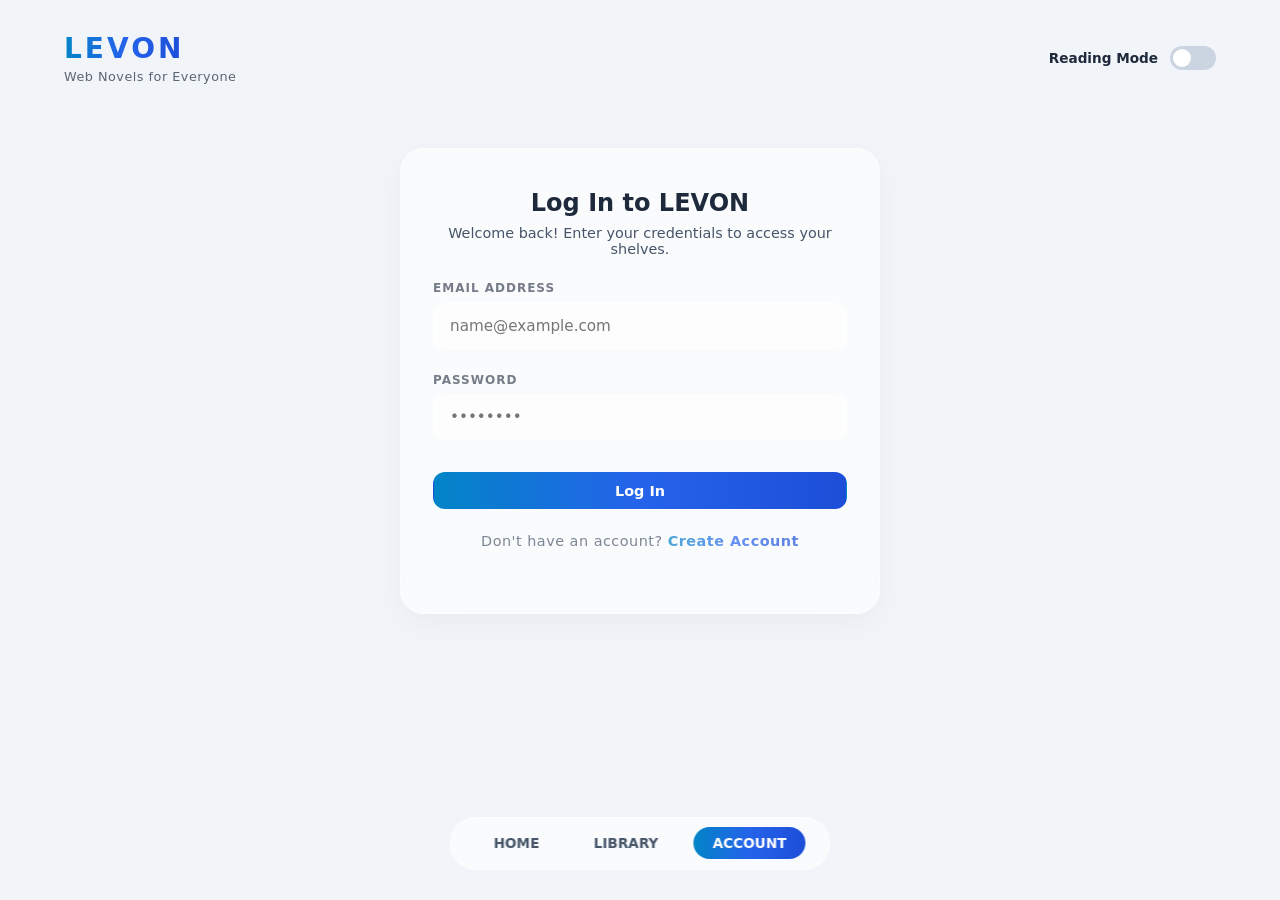
<file: pages/auth.html>
<!DOCTYPE html>
<html lang="en">
<head>
    <meta charset="UTF-8">
    <meta name="viewport" content="width=device-width, initial-scale=1.0">
    <title>LEVON - Join Us</title>
    <link rel="stylesheet" href="/style/main.css">
    <link href="https://fonts.googleapis.com/css2?family=Inter:wght@300;400;600;700&display=swap" rel="stylesheet">
</head>
<body>

    <header class="site-header">
        <div class="brand-group">
            <div class="logo">
                <span>LEVON</span>
            </div>
            <p class="tagline">Web Novels for Everyone</p>
        </div>
        
        <div class="toggle-container">
            <span class="toggle-label">Reading Mode</span>
            <label class="switch">
                <input type="checkbox" id="mode-toggle">
                <span class="slider round"></span>
            </label>
        </div>
    </header>

    <nav class="floating-nav">
        <a href="/" class="nav-item">HOME</a>
        <a href="/pages/library.html" class="nav-item">LIBRARY</a>
        <a href="/pages/account.html" class="nav-item active">ACCOUNT</a>
    </nav>

    <main class="content-container">
        
        
        <section id="login-form-card" class="auth-card" style="margin: 2rem auto; display: block;">
            <h2>Log In to LEVON</h2>
            <p>Welcome back! Enter your credentials to access your shelves.</p>
            
            <div class="profile-form" style="text-align: left; margin-bottom: 1.5rem;">
                <div class="input-group">
                    <label>Email Address</label>
                    <input type="email" id="login-email" placeholder="name@example.com">
                </div>
                <div class="input-group">
                    <label>Password</label>
                    <input type="password" id="login-password" placeholder="••••••••">
                </div>
                <button class="tag active" style="width: 100%; margin-top: 0.5rem;" onclick="handleLogin()">Log In</button>
            </div>
            
            <p class="tagline">Don't have an account? <span id="to-signup-btn" style="cursor: pointer; font-weight: 700; background: var(--accent-gradient); -webkit-background-clip: text; -webkit-text-fill-color: transparent;">Create Account</span></p>
        </section>

        
        <section id="signup-form-card" class="auth-card" style="margin: 2rem auto; display: none;">
            <h2>Create Your Account</h2>
            <p>Join our community to write, read, and collect web novels.</p>
            
            <div class="profile-form" style="text-align: left; margin-bottom: 1.5rem;">
                <div class="input-group">
                    <label>Username</label>
                    <input type="text" id="signup-username" placeholder="Choose a public name">
                </div>
                <div class="input-group">
                    <label>Email Address</label>
                    <input type="email" id="signup-email" placeholder="name@example.com">
                </div>
                <div class="input-group">
                    <label>Password</label>
                    <input type="password" id="signup-password" placeholder="••••••••">
                </div>
                <button class="tag active" style="width: 100%; margin-top: 0.5rem;" onclick="handleSignup()">Create Account</button>
            </div>
            
            <p class="tagline">Already a member? <span id="to-login-btn" style="cursor: pointer; font-weight: 700; background: var(--accent-gradient); -webkit-background-clip: text; -webkit-text-fill-color: transparent;">Log In</span></p>
        </section>

    </main>

    <script src="/scripts/common.js"></script>
    <script src="/scripts/auth.js"></script>
</body>
</html>
</file>
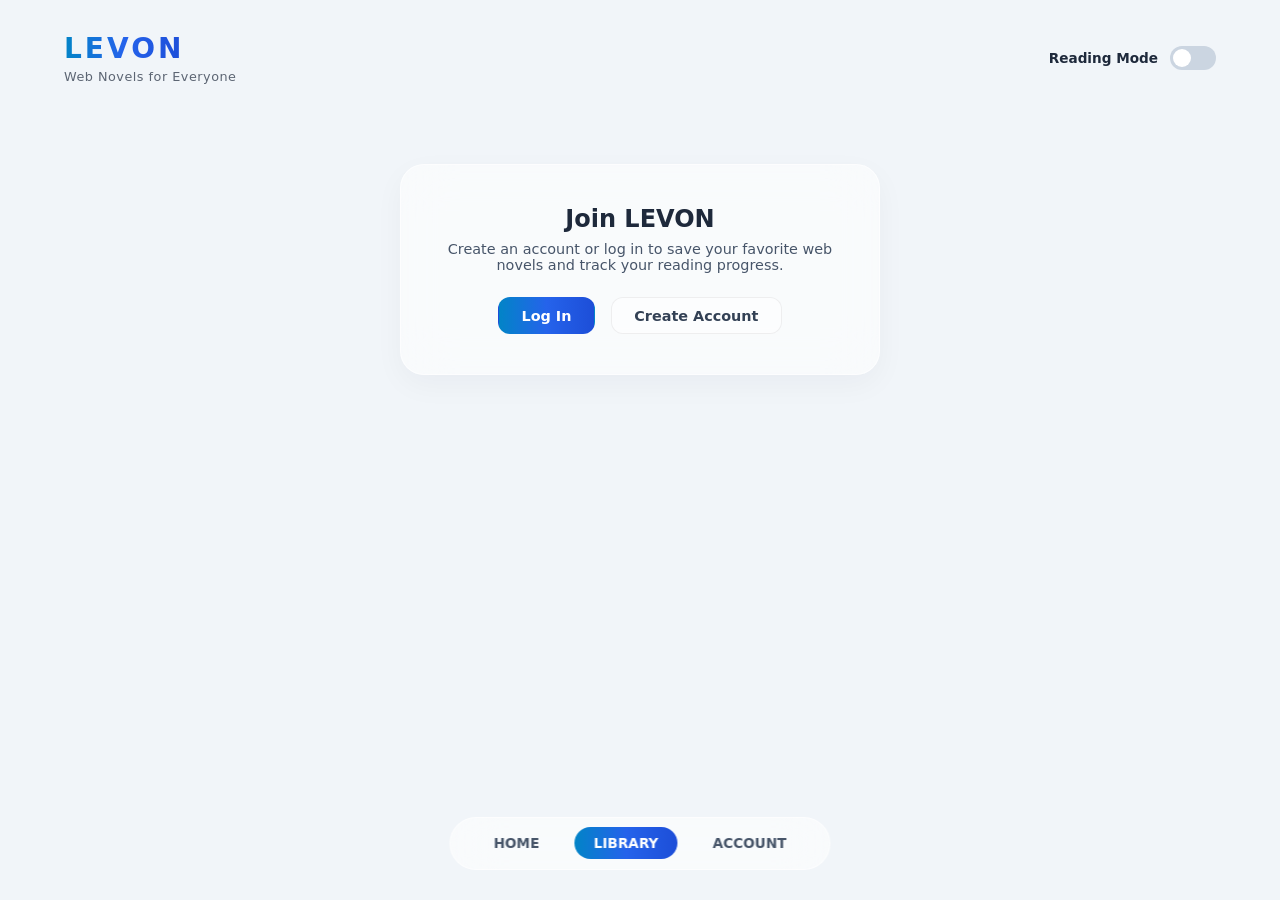
<file: pages/library.html>
<!DOCTYPE html>
<html lang="en">
<head>
    <meta charset="UTF-8">
    <meta name="viewport" content="width=device-width, initial-scale=1.0">
    <title>LEVON - Library</title>
    <link rel="stylesheet" href="/style/main.css">
    <link href="https://fonts.googleapis.com/css2?family=Inter:wght@300;400;600;700&display=swap" rel="stylesheet">
</head>
<body>

    <header class="site-header">
        <div class="brand-group">
            <div class="logo">
                <span>LEVON</span>
            </div>
            <p class="tagline">Web Novels for Everyone</p>
        </div>
        
        <div class="toggle-container">
            <span class="toggle-label">Reading Mode</span>
            <label class="switch">
                <input type="checkbox" id="mode-toggle">
                <span class="slider round"></span>
            </label>
        </div>
    </header>

    <nav class="floating-nav">
        <a href="/" class="nav-item">HOME</a>
        <a href="/pages/library.html" class="nav-item active">LIBRARY</a>
        <a href="/pages/account.html" class="nav-item">ACCOUNT</a>
    </nav>

    <main class="content-container">
        <section id="auth-gate" class="auth-card">
            <h2>Join LEVON</h2>
            <p>Create an account or log in to save your favorite web novels and track your reading progress.</p>
            <div class="auth-actions">
                <a href="/pages/auth.html" class="tag active" style="text-decoration: none; display: inline-block;">Log In</a>
                <a href="/pages/auth.html?mode=signup" class="tag" style="background: var(--nav-bg); text-decoration: none; display: inline-block;">Create Account</a>
            </div>
        </section>

        <section id="library-content" style="display: none;">
            <div class="section-title-container">
                <h2 class="page-title">Saved Novels</h2>
            </div>
            <div class="content-grid" id="saved-grid" style="margin-top: 1.5rem;">
                <div class="content-placeholder">
                    <p>Your saved shelf is empty. Explore books on the homepage!</p>
                </div>
            </div>
        </section>
    </main>

    <script src="/scripts/common.js"></script>
    <script src="/scripts/library.js"></script>
</body>
</html>
</file>
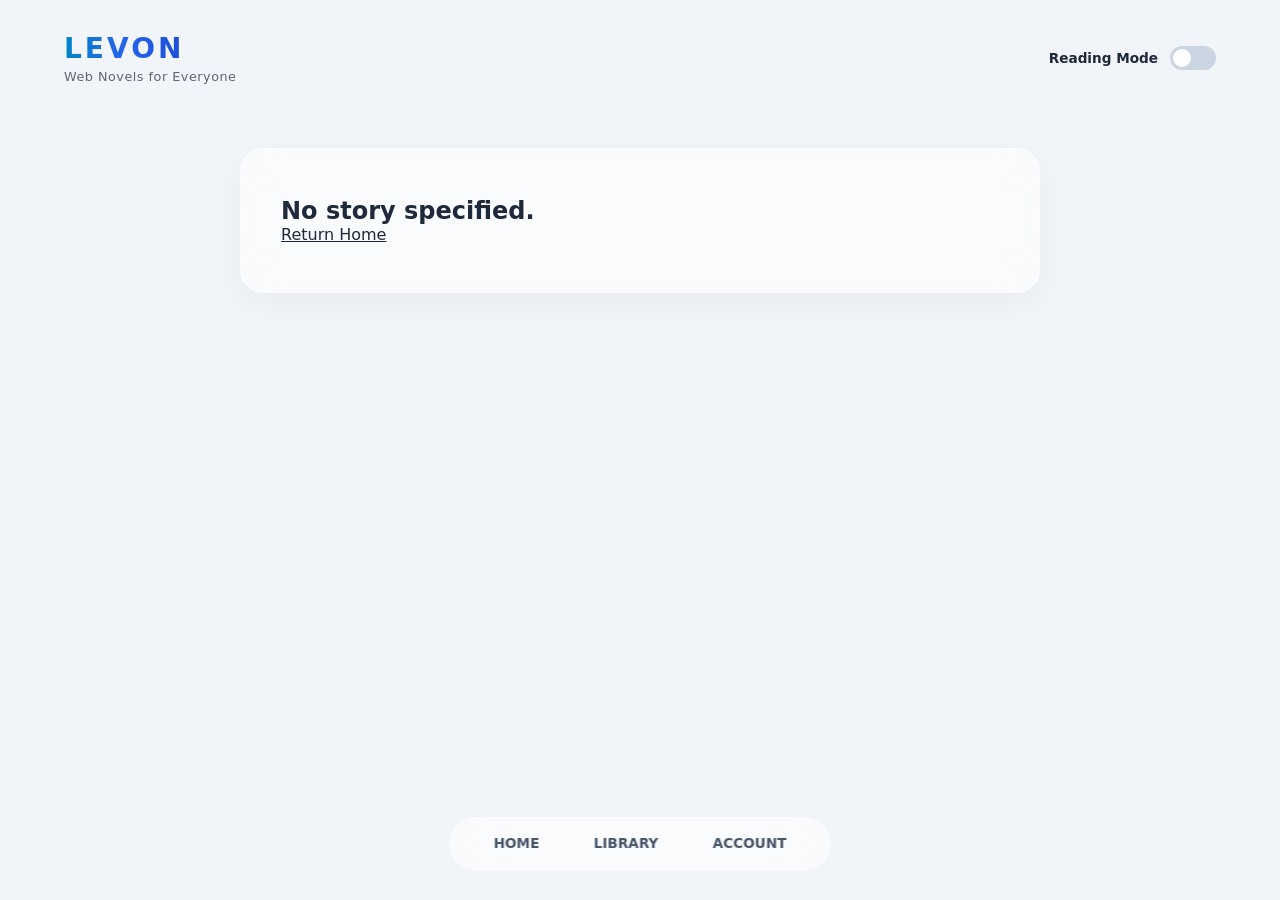
<file: pages/read.html>
<!DOCTYPE html>
<html lang="en">
<head>
    <meta charset="UTF-8">
    <meta name="viewport" content="width=device-width, initial-scale=1.0">
    <title>LEVON - Reading View</title>
    <link rel="stylesheet" href="/style/main.css">
    <link href="https://fonts.googleapis.com/css2?family=Inter:wght@300;400;600;700&display=swap" rel="stylesheet">
</head>
<body>

    <header class="site-header">
        <div class="brand-group">
            <div class="logo">
                <span>LEVON</span>
            </div>
            <p class="tagline">Web Novels for Everyone</p>
        </div>
        
        <div class="toggle-container">
            <span class="toggle-label">Reading Mode</span>
            <label class="switch">
                <input type="checkbox" id="mode-toggle">
                <span class="slider round"></span>
            </label>
        </div>
    </header>

    <nav class="floating-nav">
        <a href="/" class="nav-item">HOME</a>
        <a href="/pages/library.html" class="nav-item">LIBRARY</a>
        <a href="/pages/account.html" class="nav-item">ACCOUNT</a>
    </nav>

    <main class="content-container">
        <div id="reader-wrapper" class="reader-container">
            <div class="reader-header">
                <div style="display: flex; justify-content: space-between; align-items: center; flex-wrap: wrap; gap: 0.5rem;">
                    <a href="javascript:history.back()" class="tag" style="text-decoration: none; padding: 0.3rem 0.9rem; font-size: 0.8rem;">← Back</a>
                    <div id="read-genres-container" style="display: flex; gap: 0.4rem; flex-wrap: wrap;"></div>
                </div>
                
                <div style="display: flex; gap: 1.5rem; align-items: center; margin-top: 1rem; flex-wrap: wrap;">
                    <img id="read-cover-img" src="" alt="Cover" class="novel-cover-thumb" style="width: 100px; height: 140px; display: none;">
                    <div>
                        <h1 id="read-title" style="font-size: 1.8rem; line-height: 1.2;">Loading Title...</h1>
                        <p id="read-author" style="font-size: 0.95rem; opacity: 0.8; margin-top: 0.4rem;">By Author</p>
                    </div>
                </div>

                <div class="reader-controls">
                    <p id="read-synopsis" style="font-size: 0.95rem; opacity: 0.75; font-style: italic; margin: 0; flex: 1; padding-right: 1rem;"></p>
                    <div style="display: flex; gap: 0.5rem; flex-shrink: 0;">
                        <button onclick="adjustFontSize(-1)" class="tag" style="padding: 0.3rem 0.7rem; font-size: 0.85rem;">A-</button>
                        <button onclick="adjustFontSize(1)" class="tag" style="padding: 0.3rem 0.7rem; font-size: 0.85rem;">A+</button>
                    </div>
                </div>
            </div>

            <article id="read-content" class="reader-content">
                Loading story...
            </article>
        </div>
    </main>

    <script src="/scripts/common.js"></script>
    <script src="/scripts/read.js"></script>
</body>
</html>
</file>
<file: style/main.css>
:root {
    --bg-color: #f1f5f9;
    --text-color: #1e293b;
    --accent-gradient: linear-gradient(to right, #0284c7, #2563eb, #1d4ed8);
    --nav-bg: rgba(255, 255, 255, 0.55);
    --nav-border: rgba(255, 255, 255, 0.6);
    --nav-item-color: #475569;
    --nav-item-hover: #1e293b;
    --tag-bg: rgba(255, 255, 255, 0.6);
    --tag-border: rgba(0, 0, 0, 0.06);
    --tag-text: #334155;
    --dashed-border: rgba(0, 0, 0, 0.08);
}

body.reading-mode {
    --bg-color: #f4edd8;
    --text-color: #433422;
    --accent-gradient: linear-gradient(to right, #d97706, #b25e00, #92400e);
    --nav-bg: rgba(244, 237, 216, 0.55);
    --nav-border: rgba(255, 255, 255, 0.4);
    --nav-item-color: #705e47;
    --nav-item-hover: #2c1e11;
    --tag-bg: #fcf8ec;
    --tag-border: rgba(67, 52, 34, 0.1);
    --tag-text: #705e47;
    --dashed-border: rgba(67, 52, 34, 0.15);
}

* {
    margin: 0;
    padding: 0;
    box-sizing: border-box;
    font-family: 'Segoe UI', system-ui, sans-serif;
}

body {
    background-color: var(--bg-color);
    color: var(--text-color);
    min-height: 100vh;
    padding-bottom: 100px;
    transition: background-color 0.4s, color 0.4s;
}

.site-header {
    width: 100%;
    padding: 2rem 5%;
    display: flex;
    justify-content: space-between;
    align-items: center;
    gap: 2rem;
}

.brand-group {
    display: flex;
    flex-direction: column;
    gap: 0.25rem;
}

.logo {
    font-size: 1.75rem;
    font-weight: 800;
    letter-spacing: 3px;
}

.logo span {
    background: var(--accent-gradient);
    -webkit-background-clip: text;
    -webkit-text-fill-color: transparent;
    display: inline-block;
}

.tagline {
    font-size: 0.8rem;
    font-weight: 500;
    opacity: 0.7;
    letter-spacing: 0.5px;
}

.search-container {
    flex: 1;
    max-width: 450px;
}

.search-container input {
    width: 100%;
    padding: 0.6rem 1.2rem;
    border-radius: 12px;
    font-size: 0.9rem;
    background: var(--nav-bg);
    border: 1px solid var(--nav-border);
    color: var(--text-color);
    backdrop-filter: blur(25px);
    -webkit-backdrop-filter: blur(25px);
    outline: none;
    transition: border-color 0.3s;
}

.search-container input:focus {
    border-color: rgba(37, 99, 235, 0.4);
}

.toggle-container {
    display: flex;
    align-items: center;
    gap: 0.75rem;
}

.toggle-label {
    font-size: 0.85rem;
    font-weight: 600;
}

.switch {
    position: relative;
    display: inline-block;
    width: 46px;
    height: 24px;
}

.switch input { opacity: 0; width: 0; height: 0; }

.slider {
    position: absolute;
    cursor: pointer;
    top: 0; left: 0; right: 0; bottom: 0;
    background-color: #cbd5e1;
    transition: .3s;
    border-radius: 24px;
}

.slider:before {
    position: absolute;
    content: "";
    height: 18px; width: 18px; left: 3px; bottom: 3px;
    background-color: white;
    transition: .3s;
    border-radius: 50%;
}

input:checked + .slider { background: var(--accent-gradient); }
input:checked + .slider:before { transform: translateX(22px); }

.floating-nav {
    position: fixed;
    bottom: 30px; left: 50%;
    transform: translateX(-50%);
    display: flex; gap: 1rem;
    padding: 0.6rem 1.5rem;
    background: var(--nav-bg);
    backdrop-filter: blur(25px);
    -webkit-backdrop-filter: blur(25px);
    border: 1px solid var(--nav-border);
    border-radius: 30px;
    z-index: 1000;
    box-shadow: 0 10px 30px rgba(15, 23, 42, 0);
    transition: background 0.4s, border 0.4s;
}

.nav-item {
    text-decoration: none;
    color: var(--nav-item-color);
    font-size: 0.85rem;
    font-weight: 600;
    padding: 0.5rem 1.2rem;
    border-radius: 20px;
    transition: 0.3s;
}

.nav-item:hover {
    color: var(--nav-item-hover);
    background: rgba(0, 0, 0, 0.04);
}

.nav-item.active {
    background: var(--accent-gradient);
    color: #ffffff;
}

.content-container {
    max-width: 1200px;
    margin: 0 auto;
    padding: 0 5%;
}

.tags-container {
    display: flex; gap: 1rem;
    margin-top: 1rem; margin-bottom: 2.5rem;
    flex-wrap: wrap;
}

.tag {
    background: var(--tag-bg);
    color: var(--tag-text);
    border: 1px solid var(--tag-border);
    padding: 0.6rem 1.4rem;
    border-radius: 12px;
    font-size: 0.9rem;
    font-weight: 600;
    cursor: pointer;
    transition: 0.3s;
}

.tag:hover {
    transform: translateY(-1px);
    background: rgba(0, 0, 0, 0.02);
}

.tag.active {
    background: var(--accent-gradient);
    color: #ffffff;
    border-color: transparent;
}

.content-grid { width: 100%; margin-top: 2rem; }

.content-placeholder {
    width: 100%; height: 300px;
    border: 2px dashed var(--dashed-border);
    border-radius: 24px;
    display: flex; justify-content: center; align-items: center;
    color: var(--nav-item-color);
}

@media (max-width: 768px) {
    .site-header { flex-direction: column; gap: 1rem; text-align: center; }
    .search-container { width: 100%; max-width: none; }
}

.profile-dashboard-grid {
    display: grid;
    grid-template-columns: 360px 1fr;
    gap: 2.5rem;
    margin-top: 2rem;
    align-items: start;
}

.profile-card-panel {
    background: var(--nav-bg);
    border: 1px solid var(--nav-border);
    border-radius: 24px;
    padding: 2.5rem 2rem;
    backdrop-filter: blur(25px);
    -webkit-backdrop-filter: blur(25px);
    box-shadow: 0 10px 30px rgba(15, 23, 42, 0.04);
    display: flex;
    flex-direction: column;
    gap: 2rem;
}

.profile-avatar-wrapper {
    display: flex;
    flex-direction: column;
    align-items: center;
    gap: 1rem;
    width: 100%;
}

.avatar-display {
    width: 96px;
    height: 96px;
    border-radius: 50%;
    background: var(--accent-gradient);
    color: #ffffff;
    display: flex;
    justify-content: center;
    align-items: center;
    font-size: 2.25rem;
    font-weight: 800;
    box-shadow: 0 8px 20px rgba(37, 99, 235, 0.15);
    border: 3px solid #ffffff;
}

body.reading-mode .avatar-display {
    border-color: #fcf8ec;
    box-shadow: 0 8px 20px rgba(178, 94, 0, 0.15);
}

.avatar-change-btn {
    background: transparent;
    border: 1px solid var(--tag-border);
    font-size: 0.8rem;
    font-weight: 600;
    color: var(--text-color);
    cursor: pointer;
    padding: 0.4rem 1rem;
    border-radius: 20px;
    background: rgba(255, 255, 255, 0.4);
    transition: all 0.2s;
}

.avatar-change-btn:hover {
    background: var(--accent-gradient);
    color: #ffffff;
    border-color: transparent;
}

.profile-form {
    display: flex;
    flex-direction: column;
    gap: 1.5rem;
}

.input-group {
    display: flex;
    flex-direction: column;
    gap: 0.5rem;
}

.input-group label {
    font-size: 0.75rem;
    font-weight: 700;
    text-transform: uppercase;
    letter-spacing: 1px;
    color: var(--text-color);
    opacity: 0.6;
}

.input-group input, 
.input-group textarea {
    width: 100%;
    padding: 0.8rem 1rem;
    border-radius: 12px;
    font-size: 0.95rem;
    font-weight: 500;
    background: rgba(255, 255, 255, 0.6);
    border: 1px solid var(--nav-border);
    color: var(--text-color);
    outline: none;
    transition: all 0.3s;
}

body.reading-mode .input-group input,
body.reading-mode .input-group textarea {
    background: rgba(0, 0, 0, 0.02);
}

.input-group input:focus, 
.input-group textarea:focus {
    border-color: transparent;
    box-shadow: 0 0 0 2px var(--text-color);
}

.input-group textarea {
    height: 120px;
    resize: none;
    line-height: 1.5;
}

.profile-save-btn {
    width: 100%;
    padding: 0.8rem !important;
    font-weight: 700;
    letter-spacing: 0.5px;
    border: none;
}

.my-works-panel {
    display: flex;
    flex-direction: column;
    gap: 1.5rem;
}

.panel-header-action {
    display: flex;
    justify-content: space-between;
    align-items: center;
}

.panel-header-action h2 {
    font-size: 1.25rem;
    font-weight: 800;
}

.write-novel-btn {
    text-decoration: none;
    font-size: 0.9rem;
    font-weight: 600;
    padding: 0.6rem 1.4rem;
    border-radius: 12px;
    background: var(--accent-gradient);
    color: #ffffff;
    box-shadow: 0 4px 12px rgba(37, 99, 235, 0.2);
    transition: 0.3s;
}

.write-novel-btn:hover {
    transform: translateY(-1px);
}

@media (max-width: 900px) {
    .profile-dashboard-grid {
        grid-template-columns: 1fr;
    }
}

.auth-card {
    max-width: 480px;
    margin: 3rem auto;
    background: var(--nav-bg);
    border: 1px solid var(--nav-border);
    border-radius: 24px;
    padding: 2.5rem 2rem;
    backdrop-filter: blur(25px);
    -webkit-backdrop-filter: blur(25px);
    box-shadow: 0 10px 30px rgba(15, 23, 42, 0.04);
    text-align: center;
}

.auth-card h2 {
    font-size: 1.5rem;
    font-weight: 800;
    margin-bottom: 0.5rem;
}

.auth-card p {
    font-size: 0.9rem;
    color: var(--nav-item-color);
    margin-bottom: 1.5rem;
}

.auth-actions {
    display: flex;
    justify-content: center;
    gap: 1rem;
}

/* Novel Card Cover Styling */
.novel-card-layout {
    display: flex;
    gap: 1.5rem;
    align-items: flex-start;
}

.novel-cover-thumb {
    width: 110px;
    height: 155px;
    border-radius: 12px;
    object-fit: cover;
    box-shadow: 0 8px 20px rgba(0, 0, 0, 0.15);
    background: var(--tag-bg);
    flex-shrink: 0;
}

.novel-card-info {
    flex: 1;
}

/* Dedicated Reader Page Styling */
.reader-container {
    max-width: 800px;
    margin: 2rem auto;
    padding: 3rem 2.5rem;
    background: var(--nav-bg);
    border: 1px solid var(--nav-border);
    border-radius: 24px;
    backdrop-filter: blur(25px);
    -webkit-backdrop-filter: blur(25px);
    box-shadow: 0 10px 30px rgba(15, 23, 42, 0.04);
}

.reader-header {
    border-bottom: 1px solid var(--dashed-border);
    padding-bottom: 1.5rem;
    margin-bottom: 2rem;
    display: flex;
    flex-direction: column;
    gap: 0.75rem;
}

.reader-controls {
    display: flex;
    justify-content: space-between;
    align-items: center;
    gap: 1rem;
    flex-wrap: wrap;
    margin-top: 1rem;
}

.reader-content {
    font-size: 1.1rem;
    line-height: 1.9;
    letter-spacing: 0.3px;
    white-space: pre-wrap;
    word-break: break-word;
}

@media (max-width: 600px) {
    .novel-card-layout {
        flex-direction: column;
    }
    .novel-cover-thumb {
        width: 100%;
        max-width: 160px;
        height: 220px;
        align-self: center;
    }
}

.genre-suggestion {
    background: transparent;
    border: 1px dashed var(--dashed-border);
    color: var(--nav-item-color);
    font-size: 0.75rem;
    padding: 0.25rem 0.6rem;
    border-radius: 8px;
    cursor: pointer;
    transition: 0.2s;
}

.genre-suggestion:hover {
    border-color: var(--nav-item-hover);
    color: var(--nav-item-hover);
    background: rgba(0, 0, 0, 0.03);
}
</file>
